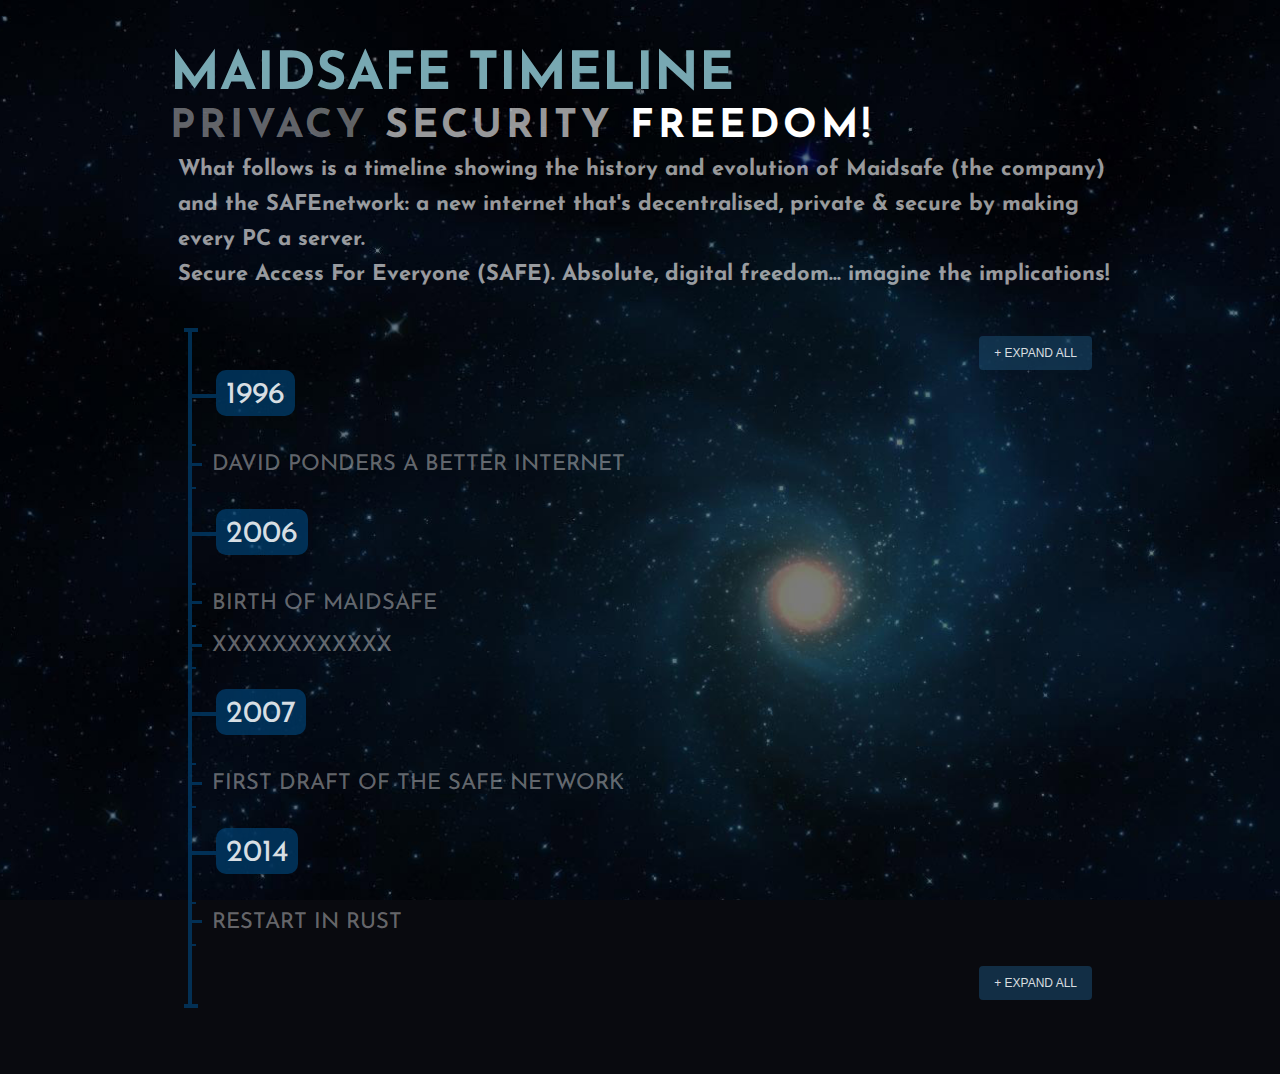
<file: index.html>
<!DOCTYPE html>
<html xmlns="http://www.w3.org/1999/xhtml">
<head>
	<meta http-equiv="Content-Type" content="text/html; charset=UTF-8">
	<meta name="viewport" content="width=device-width, initial-scale=1">
	<title>MaidSafe Timeline</title>
	<link rel='shortcut icon' href='img/1.ico' type='image/x-icon'/ >
	<link rel="canonical" href="https://technotarek.com/timeliner/demo-future/timeliner-future.html" />
	<link rel="stylesheet" href="css/timeliner-future.css" type="text/css" media="screen">
	<link rel="stylesheet" href="js/vendor/venobox/venobox.css" type="text/css" media="screen">
</head>
<body>
	<div class="container">
		<h1>MaidSafe Timeline</h1>
		<h2><span class="step1">PRIVACY</span> <span class="step2">Security</span> <span class="step3">Freedom!</span></h2>

		<p class="lead">What follows is a timeline showing the history and evolution of Maidsafe (the company) and the SAFEnetwork: a new internet that's decentralised, private & secure by making every PC a server.<br>Secure Access For Everyone (SAFE). Absolute, digital freedom... imagine the implications!</p>

		<div id="timeline" class="timeline-container">

			<button class="timeline-toggle">+ expand all</button>

			<br class="clear">

			<div class="timeline-wrapper">
				<h2 class="timeline-time"><span>1996</span></h2>
				<dl class="timeline-series">
					<span class="tick tick-before"></span>
					<dt id="robots" class="timeline-event"><a>David ponders a better internet</a></dt>
					<span class="tick tick-after"></span>
					<dd class="timeline-event-content" id="robotsEX">
						<div class="media">
							<a href="https://player.vimeo.com/video/626679" class="venobox" data-type="vimeo" data-overlay="rgba(0,0,0,0.5)"><img src="img/event-robots.jpg" alt="singing robots"></a>
							<p><a href="https://player.vimeo.com/video/626679" class="venobox" data-type="vimeo" data-overlay="rgba(0,0,0,0.5)">Listen</a></p>
						</div><!-- /.media -->

						<blockquote>
							<p>David Irvine, who has had worked in everything from life-saving rafts to commercial networking systems, kept running into the same problem.</p>
							<p>Servers.</p>
							<p>They would crash, return errors, suffer from DDoS, erase data, be hacked into, become corrupted, etc etc etc...</p>
							<p>This is how humanity handles its internet? It wasn't acceptable.</p>
							<p>Especially not to David, who was an engineer and always sought a fix.</p>
							<p>This is where the wheels started turning.</p>
							<p>Nothing was set in stone yet, but the seeds were planted.</p>
						</blockquote>

					<br class="clear">
					</dd><!-- /.timeline-event-content -->


				</dl><!-- /.timeline-series -->
			</div><!-- /.timeline-wrapper -->


			<div class="timeline-wrapper">
				<h2 class="timeline-time"><span>2006</span></h2>
				<dl class="timeline-series">
					<span class="tick tick-before"></span>
					<dt id="cars" class="timeline-event"><a>Birth of MaidSafe</a></dt>
					<span class="tick tick-after"></span>
					<dd class="timeline-event-content" id="carsEX">
						<div class="media">
							<a href="//youtu.be/FyinD6ZDqeg" class="venobox" data-type="youtube" data-overlay="rgba(0,0,0,0.5)"><img src="img/event-cars.jpg" alt="flying car"></a>
							<p><a href="//youtu.be/FyinD6ZDqeg" class="venobox" data-type="youtube" data-overlay="rgba(0,0,0,0.5)">See it in Action</a></p>
						</div><!-- /.media -->

						<p>MaidSafe--the company whose ambitions include no less than flipping the entire global economy on its head--is officially launched, securing its domain MaidSafe.net, submitting 11 patents on decentralized internet systems, and creating an executive business plan that announces its technology will always be free to download for everybody on earth.</p>
						<p>The company was designed in a very specific and uncorriptible way, as both a company and a Scottish charity, so it is subject to many intense rules and regulations that ensure it may never succumb to the evils of greed or profit.</p>

					<br class="clear">
					</dd><!-- /.timeline-event-content -->

					<span class="tick tick-before"></span>
					<dt id="urbanity" class="timeline-event"><a>XXXXXXXXXXXX</a></dt>
					<span class="tick tick-after"></span>
					<dd class="timeline-event-content" id="urbanityEX">
						<div class="media">
							<a href="http://discovermagazine.com/2012/oct/2062-the-state-of-the-world" class="venobox" data-type="iframe" data-overlay="rgba(0,0,0,0.5)"><img src="img/event-urbanity.jpg" alt="jam packed city fuels tempers"></a>
							<p><a href="http://discovermagazine.com/2012/oct/2062-the-state-of-the-world" class="venobox" data-type="iframe" data-overlay="rgba(0,0,0,0.5)">read the predictions</a></p>
						</div><!-- /.media -->

						<p>From <i>Discover</i> magazine's "<a href="http://discovermagazine.com/2012/oct/2062-the-state-of-the-world" class="venobox" data-type="iframe">The State of the World: 2062</a>":</p>

						<blockquote>
							<p>6 billion people live in cities—the population of the entire world at the turn of the century.</p>
						</blockquote>
						<blockquote>
							<p>Earth now home to 2 billion people age 60 and over.</p>
						</blockquote>
						<blockquote>
							<p>Coastal cities go under. Renewable energy rules the day. Cows use up precious water and drive the ongoing greenhouse effect.</p>
						</blockquote>
						<blockquote>
							<p>Incomes skyrocket in developing nations.</p>
						</blockquote>
						<blockquote>
							<p> Ice caps melt. Industry booms at top of the world.</p>

					<br class="clear">
					</dd><!-- /.timeline-event-content -->


				</dl><!-- /.timeline-series -->
			</div><!-- /.timeline-wrapper -->

			<div class="timeline-wrapper">
				<h2 class="timeline-time"><span>2007</span></h2>
				<dl class="timeline-series">
					<span class="tick tick-before"></span>
					<dt id="teleport" class="timeline-event"><a>First Draft of the SAFE Network</a></dt>
					<span class="tick tick-after"></span>
					<dd class="timeline-event-content" id="teleportEX">

						<div class="media">
							<a href="https://www.teliportme.com/view/446746" class="venobox" data-type="iframe" data-overlay="rgba(0,0,0,0.5)"><img src="img/4.jpg" alt="teleporting humans"></a>
							<p><a href="https://www.teliportme.com/view/446746" class="venobox" data-type="iframe" data-overlay="rgba(0,0,0,0.5)">Czech Republic</a></p>
						</div><!-- /.media -->

						<p>David Irvine takes a leave of absence during this time, for 8 months, and secludes himelf in a country that speaks very little English (Czech Republic) to achieve total isolation and focus, as he calculates exactly how such a world-altering network could actually operate, in granular detail.</p>

						<p>This is the year the network was brought into existence...</p>

					<br class="clear">
					</dd><!-- /.timeline-event-content -->
				</dl><!-- /.timeline-series -->

			</div><!-- /.timeline-wrapper -->

			<div class="timeline-wrapper">
				<h2 class="timeline-time"><span>2014</span></h2>
				<dl class="timeline-series">
					<span class="tick tick-before"></span>
					<dt id="singularity" class="timeline-event"><a>Restart in Rust</a></dt>
					<span class="tick tick-after"></span>
					<dd class="timeline-event-content" id="singularityEX">

						<div class="media">
							<!-- <a href="img/event-singularity-woah.gif"></a> -->
							<img src="img/event-singularity.gif" alt="">
						</div><!-- /.media -->

						<p>The technological singularity hypothesis is that accelerating progress in technologies will cause a runaway effect wherein artificial intelligence will exceed human intellectual capacity and control, thus radically changing or even ending civilization in an event called the singularity.</p>

					<br class="clear">
					</dd><!-- /.timeline-event-content -->
				</dl>
			</div>

			<button class="timeline-toggle">+ expand all</button>

			<br class="clear">

		</div><!-- /#timeline -->

	</div><!-- /.container -->

	<!-- GLOBAL CORE SCRIPTS -->
	<script src="https://ajax.googleapis.com/ajax/libs/jquery/1.9.1/jquery.min.js"></script>
	<script type="text/javascript" src="js/vendor/venobox/venobox.min.js"></script>
	<script type="text/javascript" src="js/timeliner.js"></script>
	<script>
		$(document).ready(function() {
			$.timeliner({
				timelineContainer:'#timeline',
			});
			$('.venobox').venobox();
		});

	</script>

</body>
</html>
</file>
<file: css/timeliner-future.css>
@import url(https://fonts.googleapis.com/css?family=Josefin+Sans:100,400,700);
/* ======= DEMO LAYOUT ======= */
body {
  background-color: #2f2f2f;
  color: #eeefef;
  font-size: 62.5%;
  font-family: Arial, Helvetica, sans-serif;
  margin: 0;
  padding: 0;
}
.container {
  width: 940px;
  margin-left: auto;
  margin-right: auto;
  padding: 10px;
  *zoom: 1;
}
h1 {
  color: #7DBADF;
  font-size: 36px;
  font-weight: 900;
  margin: 0;
}
h2 {
  font-size: 22px;
  font-weight: 400;
  margin: 5px 0;
  letter-spacing: .1em;
}
h3 {
  font-size: 1.6em;
  margin: 10px 0 10px 10px;
}
a:link,
a:visited {
  color: #7097af;
  text-decoration: none;
}
a:hover {
  color: #7DBADF;
}
a img {
  border: none;
}
p {
  margin: 0 0 10px 8px;
  font-size: 1.5em;
  font-weight: 900;
  line-height: 1.6em;
}
.lead {
  font-size: 2em;
  margin-bottom: 40px;
}
.clear {
  clear: both;
  line-height: 0;
  font-size: 0;
}
body {
  background: #090a0f url("../img/bg-space-mod.jpg") no-repeat bottom right fixed;
  -webkit-background-size: cover;
  -moz-background-size: cover;
  -o-background-size: cover;
  background-size: cover;
  color: rgba(255, 255, 255, 0.85);
  font-family: "Josefin Sans", arial, sans serif;
  font-size: 68.5%;
  padding: 40px 0;
}
h1 {
  color: #78a8b2;
  font-size: 4.8em;
  font-weight: 900;
  text-transform: uppercase;
}
h2 {
  font-size: 3.6em;
  font-weight: 900;
  text-transform: uppercase;
}
.step1 {
  color: rgba(255, 255, 255, 0.4);
}
.step2 {
  color: rgba(255, 255, 255, 0.6);
}
.step3 {
  color: #FFFFFF;
}
.lead {
  color: rgba(255, 255, 255, 0.6);
}
a:hover,
a:link,
a:visited {
  color: #78a8b2;
}
.timeline-container {
  border-left: 4px solid rgba(0, 69, 121, 0.65);
  margin: 20px auto;
  width: 900px;
}
.timeline-container-tick {
  background: rgba(0, 69, 121, 0.65);
  content: "";
  display: block;
  height: 4px;
  left: -8px;
  width: 14px;
  position: relative;
}
.timeline-container::before {
  background: rgba(0, 69, 121, 0.65);
  content: "";
  display: block;
  height: 4px;
  left: -8px;
  width: 14px;
  position: relative;
  top: -4px;
}
.timeline-container::after {
  background: rgba(0, 69, 121, 0.65);
  content: "";
  display: block;
  height: 4px;
  left: -8px;
  width: 14px;
  position: relative;
  top: 4px;
}
.timeline-toggle {
  background: rgba(23, 66, 98, 0.65);
  border: 0;
  -webkit-border-radius: 4px;
  -moz-border-radius: 4px;
  border-radius: 4px;
  color: rgba(255, 255, 255, 0.85);
  cursor: pointer;
  float: right;
  font-size: 12px;
  margin-right: 0;
  padding: 10px 15px;
  text-transform: uppercase;
  white-space: nowrap;
}
.timeline-toggle:hover {
  background: rgba(119, 0, 63, 0.8);
  -webkit-transition: background 0.2s ease-in;
  -moz-transition: background 0.2s ease-in;
  -o-transition: background 0.2s ease-in;
  transition: background 0.2s ease-in;
}
.timeline-toggle:focus {
  outline: none;
}
.timeline-wrapper {
  clear: left;
  float: left;
  margin: 0 0 12px;
  width: 900px;
}
.timeline-wrapper .timeline-time::before {
  border-top: 4px solid rgba(0, 69, 121, 0.65);
  content: "";
  display: inline-block;
  height: 4px;
  margin-right: 0px;
  vertical-align: middle;
  width: 24px;
}
.timeline-wrapper .timeline-time {
  cursor: pointer;
  font-size: 2.8em;
  font-weight: 400;
  margin: 0 0 30px 0;
  padding: 0;
}
.timeline-wrapper .timeline-time span {
  background: rgba(0, 69, 121, 0.65);
  -moz-border-radius: 10px;
  border-radius: 10px;
  color: rgba(255, 255, 255, 0.85);
  display: inline-block;
  letter-spacing: 0;
  padding: 10px 10px 5px 10px;
  text-align: center;
}
.timeline-wrapper .timeline-time span:hover {
  background: rgba(0, 69, 121, 0.95);
  -webkit-transition: background 0.2s ease-in;
  -moz-transition: background 0.2s ease-in;
  -o-transition: background 0.2s ease-in;
  transition: background 0.2s ease-in;
}
.timeline-series {
  clear: left;
  float: left;
  margin: 0 12px 0 0;
  padding: 4px 4px 4px 0;
  position: relative;
  width: 880px;
}
.timeline-series dt::before {
  border-top: 3px solid rgba(0, 69, 121, 0.65);
  content: "";
  display: inline-block;
  height: 3px;
  margin-right: 10px;
  vertical-align: middle;
  width: 10px;
}
.timeline-series dt {
  clear: left;
  font-size: 2em;
  line-height: 1.2em;
  margin: 0 0 12px;
  text-transform: uppercase;
  white-space: nowrap;
}
.timeline-series dt a {
  color: rgba(255, 255, 255, 0.4);
  cursor: pointer;
}
.timeline-series dt a .closed {
  color: #999;
  font-size: 1em;
  margin-left: 0;
}
.timeline-series dt a .open {
  color: #7DBADF;
}
.timeline-series dt a:hover {
  color: rgba(255, 255, 255, 0.6);
  -webkit-transition: color 0.2s ease-in;
  -moz-transition: color 0.2s ease-in;
  -o-transition: color 0.2s ease-in;
  transition: color 0.2s ease-in;
}
.timeline-series dd {
  padding-left: 24px;
  width: 100%;
}
.timeline-series dd h3 {
  color: #FFF;
  clear: both;
  float: left;
  font-size: 1.5em;
  margin: 0;
  white-space: nowrap;
}
.tick {
  background: rgba(0, 69, 121, 0.65);
  clear: both;
  display: block;
  height: 2px;
  left: 0;
  width: 4px;
  position: relative;
}
.tick-before {
  top: -6px;
}
.tick-after {
  top: -4px;
}
.timeline-event-content {
  display: none;
  margin-bottom: 40px;
}
.timeline-event-content p {
  clear: left;
  float: left;
  font-size: 2em;
  font-weight: 100;
  line-height: 1.2em;
  margin: 6px 0 10px;
  width: 500px;
}
.timeline-event-content h4 {
  clear: left;
  float: left;
  font-size: 1.4em;
  font-weight: 400;
  margin: 10px 0 0;
  padding: 0 0 0 20px;
}
.timeline-event-content blockquote {
  border-left: 2px solid #174262;
  clear: left;
  float: left;
  line-height: 1.2em;
  margin-left: 0;
  padding: 0 30px;
  width: 400px;
}
.timeline-event-content blockquote .attribution {
  font-size: 0.7em;
  text-align: right;
}
.timeline-event-content .media {
  float: right;
  padding: 0 0 12px;
  width: 300px;
}
.timeline-event-content .media img {
  border: 2px solid rgba(255, 255, 255, 0.85);
  border-radius: 100px;
  height: 200px;
  margin: 0;
  width: 200px;
}
.timeline-event-content .media p {
  clear: both;
  font-size: 1.4em;
  margin: 15px 0;
}
.timeline-event-content .media p a {
  text-transform: lowercase;
}

@media all and (max-width: 940px) {
  .container {
    width: 100%;
  }
  .timeline-container {
    width: 100%;
  }
  .timeline-wrapper {
    width: 100%;
  }
  .timeline-series {
    width: 98%;
  }
  .timeline-event-content p {
    width: 98%;
  }
  .timeline-event-content blockquote {
    width: 98%;
  }
}
</file>
<file: js/vendor/venobox/venobox.css>
/* ------ venobox.css --------*/
.vbox-overlay *, .vbox-overlay *:before, .vbox-overlay *:after{
    -webkit-backface-visibility: hidden;
    -webkit-box-sizing:border-box;-moz-box-sizing:border-box;box-sizing:border-box;}
body{
    -webkit-overflow-scrolling:touch;
}
/* ------- overlay: change here background color and opacity ----- */
.vbox-overlay{
    background: #181818;
    background: rgba(0,0,0,0.85); 
    width: 100%;
    height: auto;
    position: absolute;
    top: 0;
    left: 0;
    z-index: 999;
    overflow: hidden;
    opacity: 0;
    transition: opacity .25s ease-in-out;
    -moz-transition: opacity .25s ease-in-out;
    -webkit-transition: opacity .25s ease-in-out;
}
.relativo{
    float: left;
    width: 100%;
    height: 100%;
    display: block;
    position: relative;
}
/* ----- preloader - choose between CIRCLE, IOS, DOTS, QUADS ----- */

/* circle preloader */
.vbox-preloader{
    position:fixed; 
    width:32px; 
    height:32px;
    left:50%; 
    top:50%; 
    margin-left:-16px; 
    margin-top:-16px;
    background-image: url(preload-circle.png);
    text-indent: -100px;
    overflow: hidden;
    -webkit-animation: playload 1.4s steps(18) infinite;
       -moz-animation: playload 1.4s steps(18) infinite;
        -ms-animation: playload 1.4s steps(18) infinite;
         -o-animation: playload 1.4s steps(18) infinite;
            animation: playload 1.4s steps(18) infinite;
}
@-webkit-keyframes playload {
   from { background-position:    0px; }
     to { background-position: -576px; }
}
@-moz-keyframes playload {
   from { background-position:    0px; }
     to { background-position: -576px; }
}
@-ms-keyframes playload {
   from { background-position:    0px; }
     to { background-position: -576px; }
}
@-o-keyframes playload {
   from { background-position:    0px; }
     to { background-position: -576px; }
}
@keyframes playload {
   from { background-position:    0px; }
     to { background-position: -576px; }
}
/* IOS preloader */
/*
.vbox-preloader{
    position:fixed; 
    width:32px; 
    height:32px;
    left:50%; 
    top:50%; 
    margin-left:-16px; 
    margin-top:-16px;
    background-image: url(preload-ios.png);
    text-indent: -100px;
    overflow: hidden;
    -webkit-animation: playload 1.4s steps(12) infinite;
       -moz-animation: playload 1.4s steps(12) infinite;
        -ms-animation: playload 1.4s steps(12) infinite;
         -o-animation: playload 1.4s steps(12) infinite;
            animation: playload 1.4s steps(12) infinite;
}

@-webkit-keyframes playload {
   from { background-position:    0px; }
     to { background-position: -384px; }
}
@-moz-keyframes playload {
   from { background-position:    0px; }
     to { background-position: -384px; }
}
@-ms-keyframes playload {
   from { background-position:    0px; }
     to { background-position: -384px; }
}
@-o-keyframes playload {
   from { background-position:    0px; }
     to { background-position: -384px; }
}
@keyframes playload {
   from { background-position:    0px; }
     to { background-position: -384px; }
}
*/
/* dots preloader */
/*
.vbox-preloader{
    position:fixed; 
    width:32px; 
    height:11px;
    left:50%; 
    top:50%; 
    margin-left:-16px; 
    margin-top:-16px;
    background-image: url(preload-dots.png);
    text-indent: -100px;
    overflow: hidden;
    -webkit-animation: playload 1.4s steps(24) infinite;
       -moz-animation: playload 1.4s steps(24) infinite;
        -ms-animation: playload 1.4s steps(24) infinite;
         -o-animation: playload 1.4s steps(24) infinite;
            animation: playload 1.4s steps(24) infinite;
}

@-webkit-keyframes playload {
   from { background-position:    0px; }
     to { background-position: -768px; }
}
@-moz-keyframes playload {
   from { background-position:    0px; }
     to { background-position: -768px; }
}
@-ms-keyframes playload {
   from { background-position:    0px; }
     to { background-position: -768px; }
}
@-o-keyframes playload {
   from { background-position:    0px; }
     to { background-position: -768px; }
}
@keyframes playload {
   from { background-position:    0px; }
     to { background-position: -768px; }
}
*/
/* quads preloader */
/*
.vbox-preloader{
    position:fixed; 
    width:32px; 
    height:10px;
    left:50%; 
    top:50%; 
    margin-left:-16px; 
    margin-top:-16px;
    background-image: url(preload-quads.png);
    text-indent: -100px;
    overflow: hidden;
    -webkit-animation: playload 1.4s steps(12) infinite;
       -moz-animation: playload 1.4s steps(12) infinite;
        -ms-animation: playload 1.4s steps(12) infinite;
         -o-animation: playload 1.4s steps(12) infinite;
            animation: playload 1.4s steps(12) infinite;
}
@-webkit-keyframes playload {
   from { background-position:    0px; }
     to { background-position: -384px; }
}
@-moz-keyframes playload {
   from { background-position:    0px; }
     to { background-position: -384px; }
}
@-ms-keyframes playload {
   from { background-position:    0px; }
     to { background-position: -384px; }
}
@-o-keyframes playload {
   from { background-position:    0px; }
     to { background-position: -384px; }
}
@keyframes playload {
   from { background-position:    0px; }
     to { background-position: -384px; }
}
*/
/* ----- navigation ----- */
.vbox-close{
    cursor: pointer;
    position: fixed;
    top: -1px;
    right: 0;
    width: 46px;
    height: 40px;
    padding: 10px 20px 10px 0;
    display: block;
    background: url(close.gif) no-repeat #161617;
    background-position:10px center;
    color: #fff;
    text-indent: -100px;
    overflow: hidden;
}
.vbox-next, .vbox-prev{
    box-sizing: content-box;
    cursor: pointer;
    position: fixed;
    top: 50%;
    color: #fff;
    width: 30px;
    height: 170px;
    margin-top: -85px;
    text-indent: -100px;
    border: solid transparent; /* Using border instead of padding to keep bg image in place */
    overflow: hidden;
}
.vbox-prev{
    left: 0;
    border-width: 0 30px 0 10px;
    background: url(prev.gif) center center no-repeat;
}
.vbox-next{
    right: 0;
    border-width: 0 10px 0 30px;
    background: url(next.gif) center center no-repeat;
}

.vbox-title{
    width: 100%;
    height: 40px;
    float: left;
    text-align: center;
    line-height: 28px;
    font-size: 12px;
    color: #fff;
    padding: 6px 40px;
    overflow: hidden;
    background: #161617;
    position: fixed;
    display: none;
    top: -1px;
    left: 0;

}
.vbox-num{
    cursor: pointer;
    position: fixed;
    top: -1px;
    left: 0;
    height: 40px;
    display: block;
    color: #fff;
    overflow: hidden;
    line-height: 28px;
    font-size: 12px;
    padding: 6px 10px;
    background: #161617;
    display: none;
}
/* ------- inline window ------ */
.vbox-inline{
    width: 420px;
    height: 315px;
    padding: 10px;
    background: #fff;
    text-align: left;
    margin: 0 auto;
    overflow: auto;
}

/* ------- Video & iFrames window ------ */
.venoframe{
    border: none;
    width: 960px;
    height: 720px;
}
@media (max-width: 992px) {
    .venoframe{
        width: 640px;
        height: 480px;
    }
}
@media (max-width: 767px) {
    .venoframe{
        width: 420px;
        height: 315px;
    }
}
@media (max-width: 460px) {
    .vbox-inline{
        width: 100%;
    }

    .venoframe{
        width: 100%;
        height: 260px;
    }
}

/* ------- PLease do NOT edit this! (or do it at your own risk) ------ */
.vbox-container{
    position: relative;
    background: #000;
    width: 98%;
    max-width: 1024px;
    margin: 0 auto;
}
.vbox-content{
    text-align: center;
    float: left;
    width: 100%;
    position: relative;
    overflow: hidden;
}
.vbox-container img{
    max-width: 100%;
    height: auto;
}
.vwrap{
    opacity: 1;
    transition: opacity .25s ease-in-out;
    -moz-transition: opacity .25s ease-in-out;
    -webkit-transition: opacity .25s ease-in-out;
    width: 100%;
    height: 100%;
    float: left;
    position: relative;
    margin: 0;
    padding: 0;
    left: 0;
    overflow: hidden;
    z-index: 1;
}
</file>
